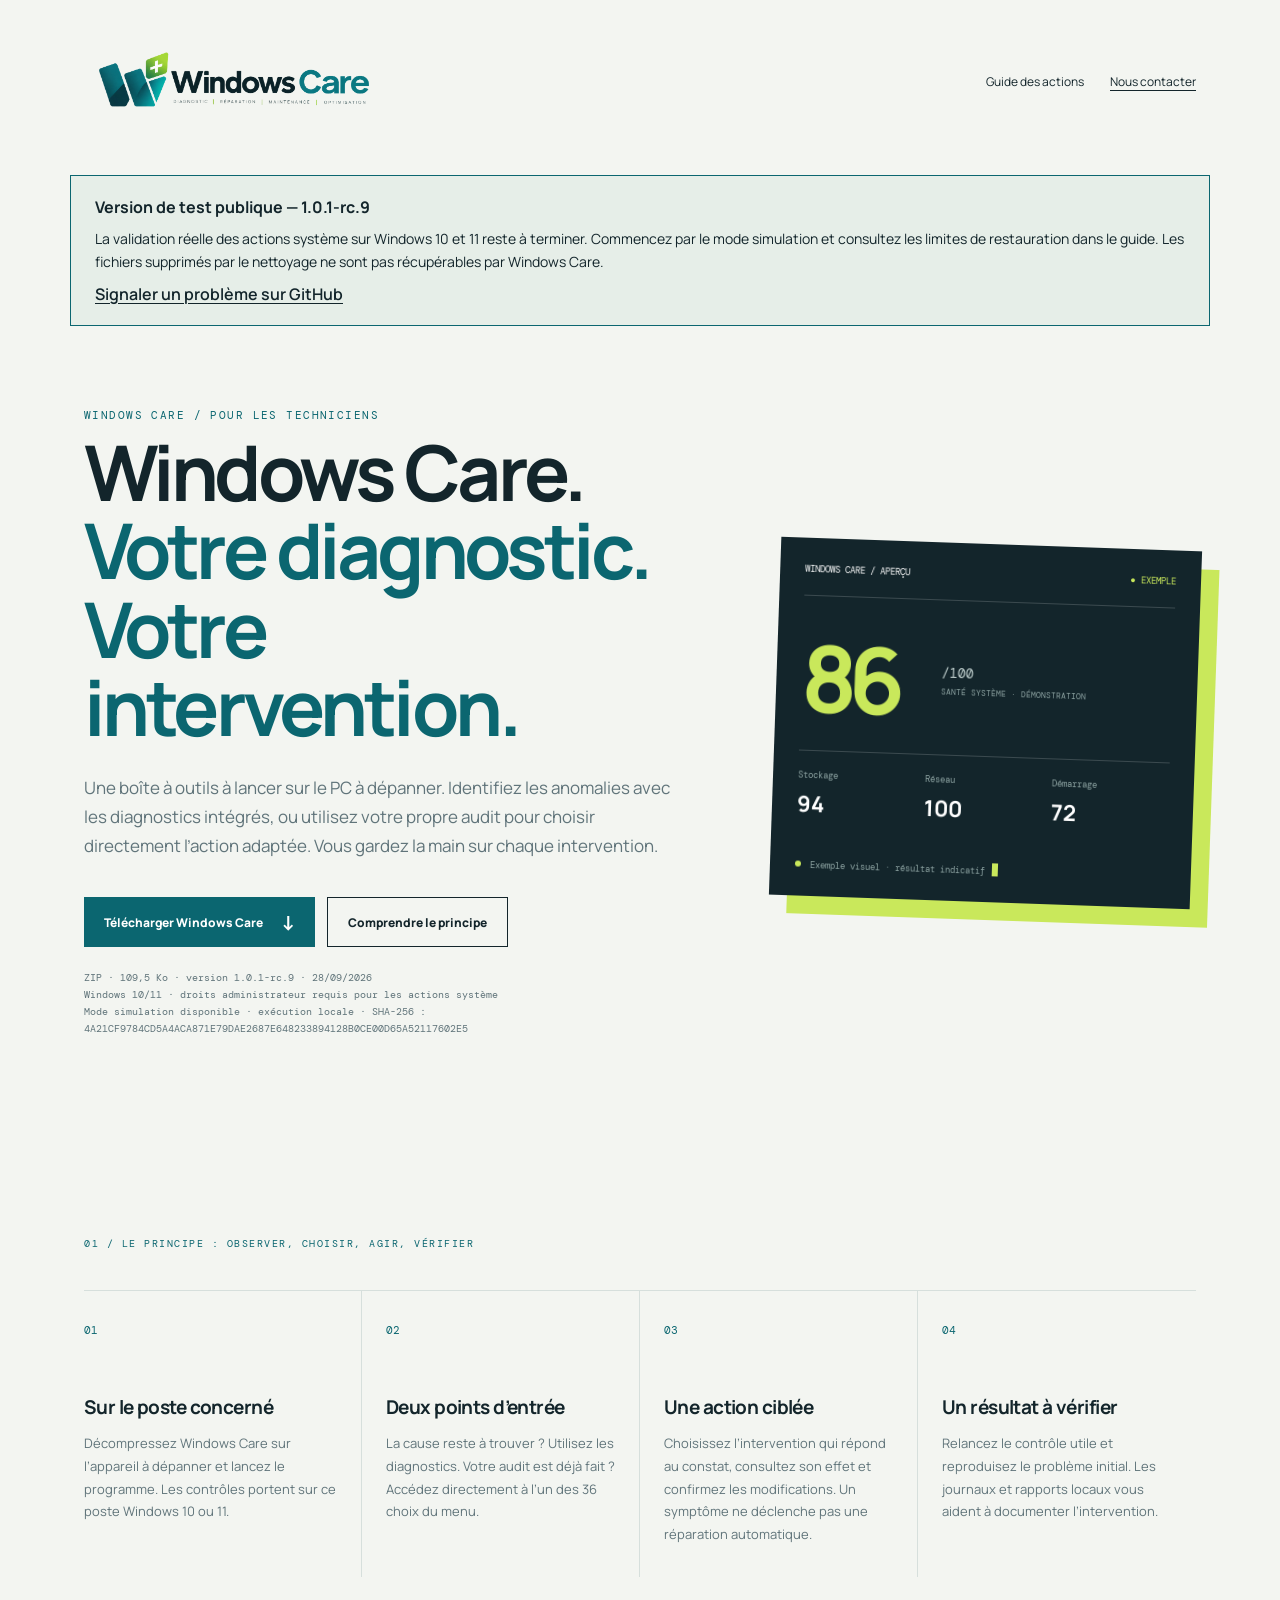
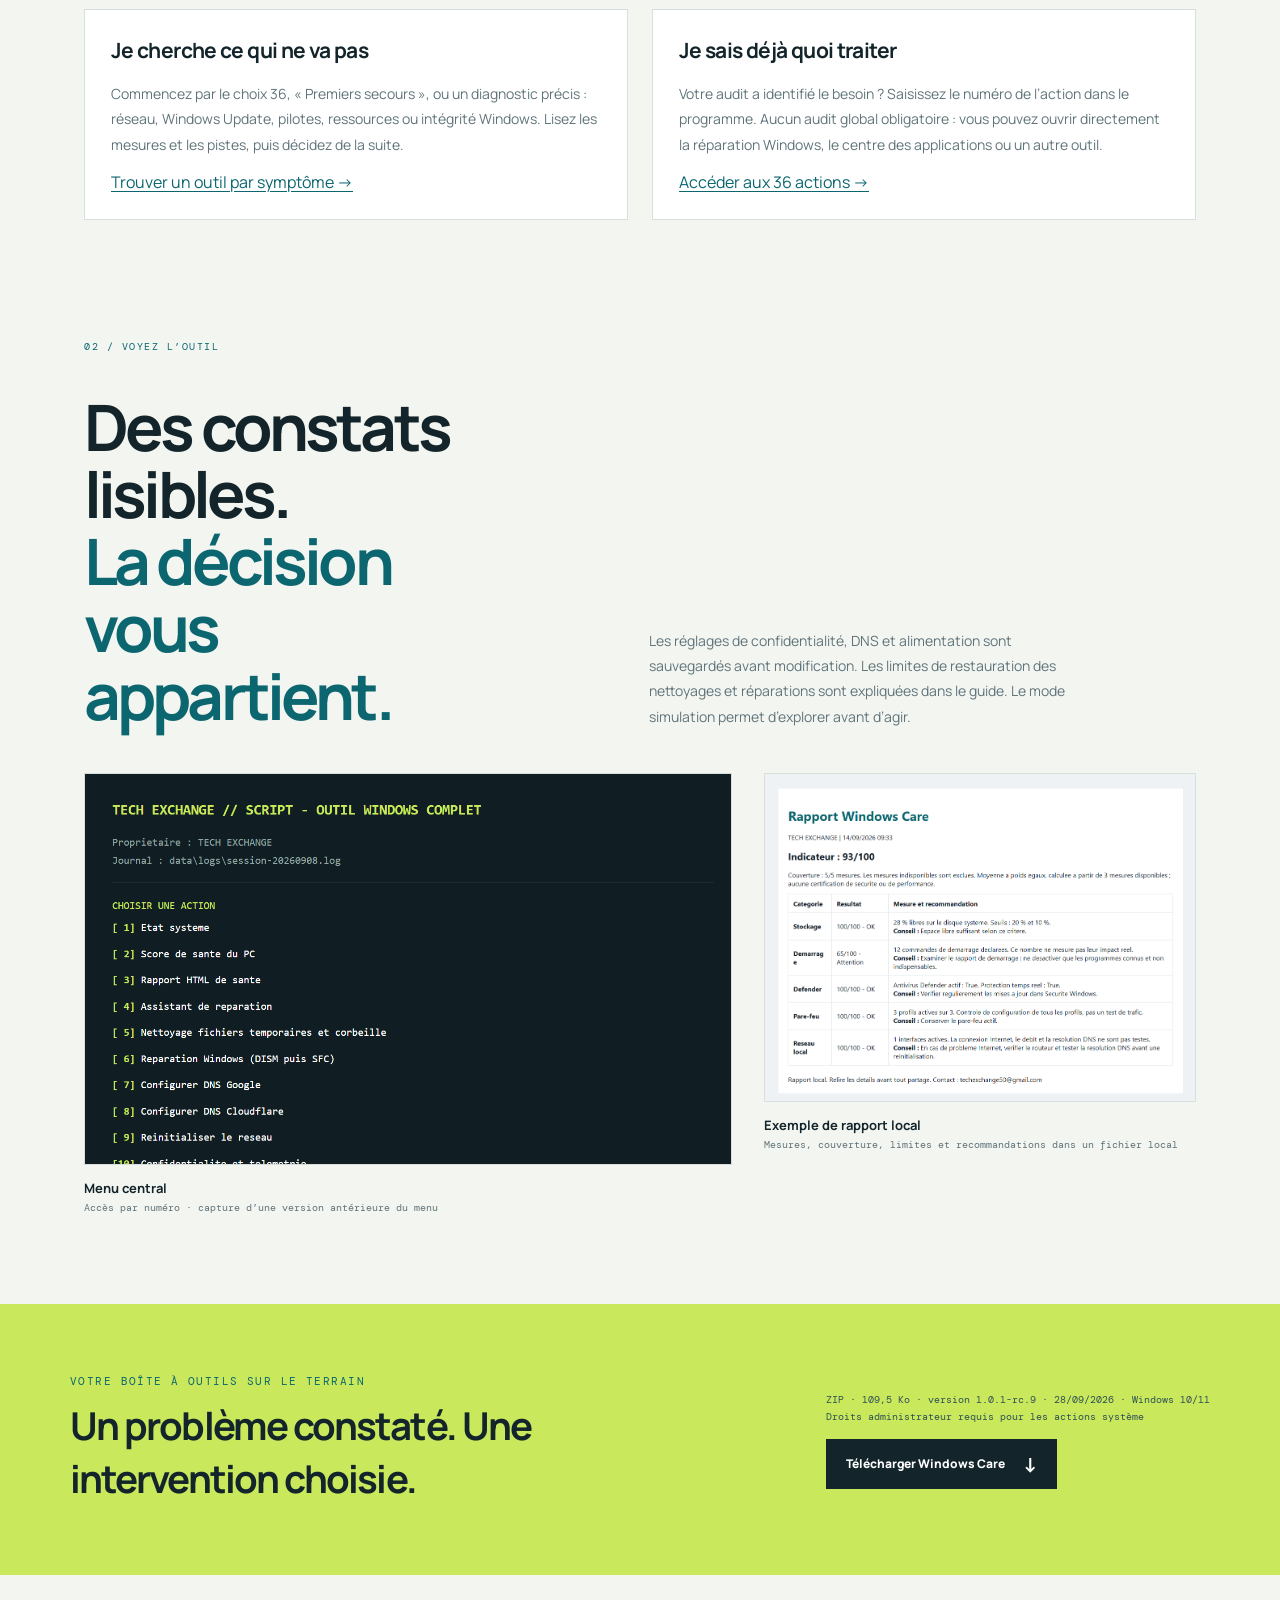
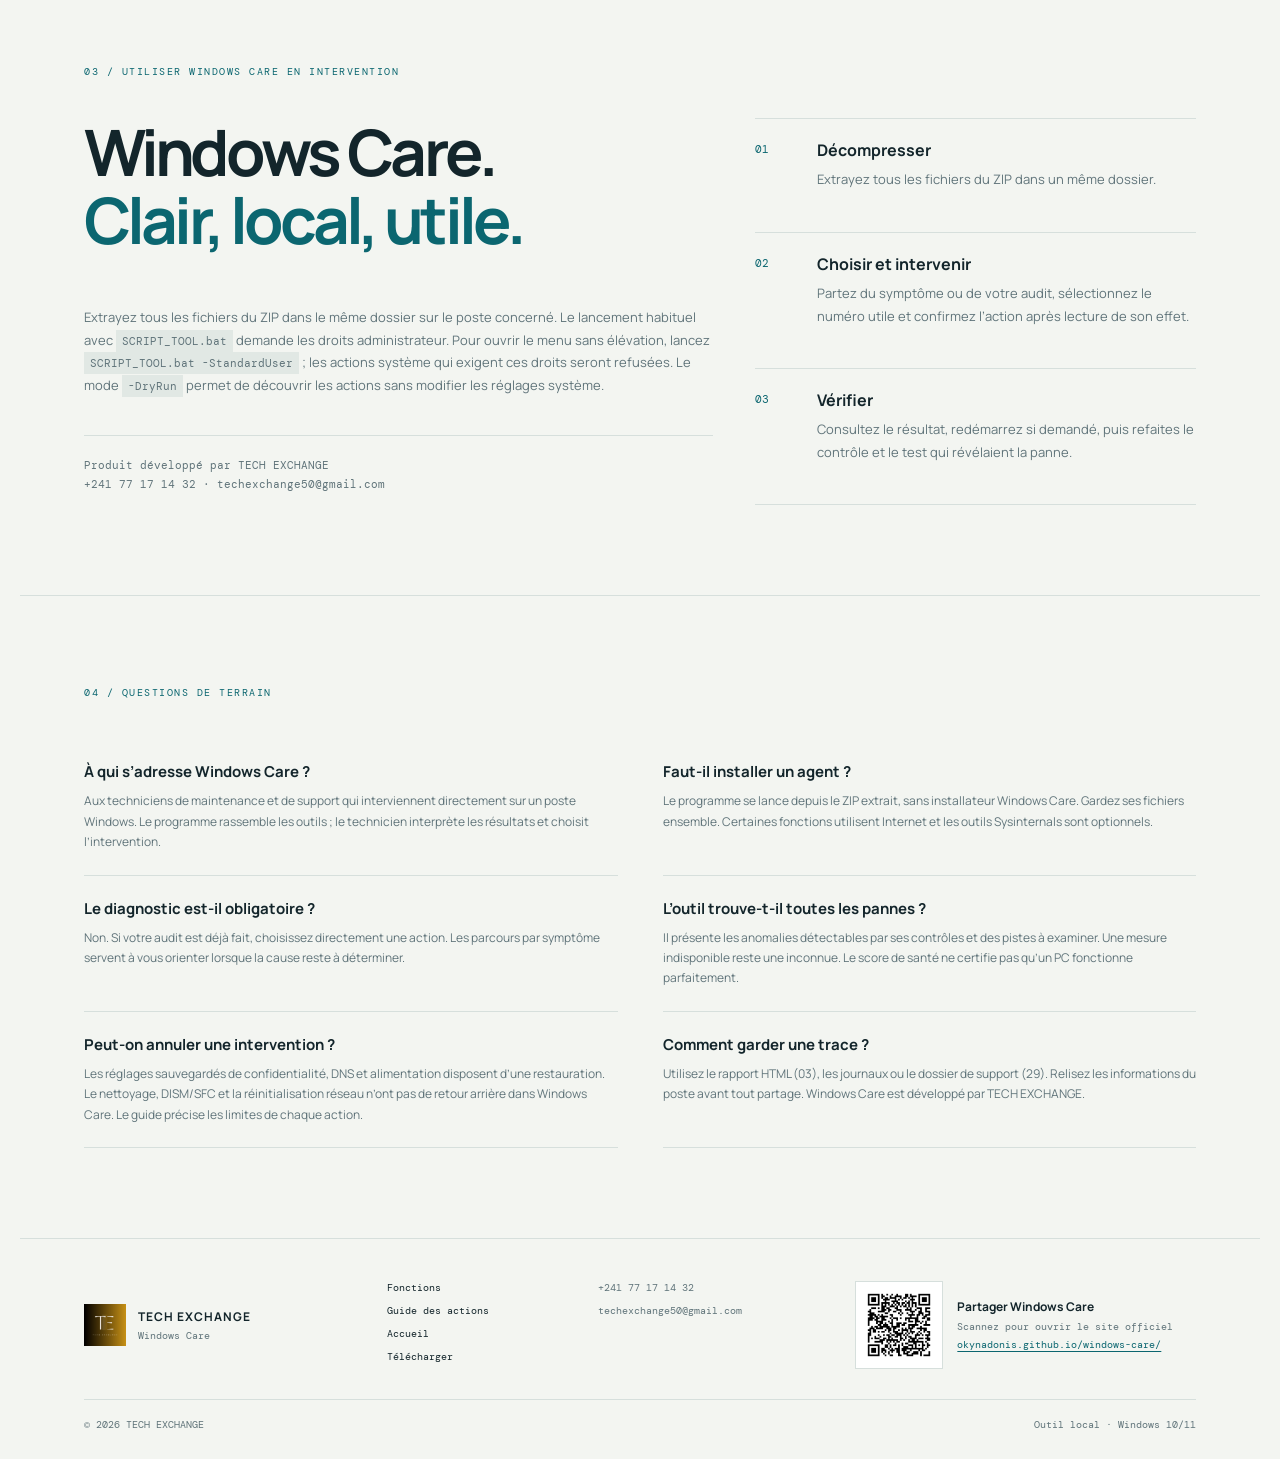
<file: site/index.html>
<!doctype html>
<html lang="fr">
<head>
  <meta charset="utf-8">
  <meta name="viewport" content="width=device-width, initial-scale=1">
  <meta name="description" content="Windows Care : la boîte à outils des techniciens Windows. Diagnostic sur le poste, choix d’une action ciblée et vérification du résultat.">
  <link rel="icon" type="image/png" href="assets/windowscareicon.png" data-product-icon="windows-care">
  <link rel="apple-touch-icon" href="assets/windowscareicon.png">
  <title>Windows Care | TECH EXCHANGE</title>
  <link rel="stylesheet" href="styles.css">
</head>
<body>
  <header class="topbar">
    <a class="brand app-brand" href="#top" aria-label="Windows Care accueil"><img class="windows-care-logo" src="assets/windowscarelogobck.png" alt="Windows Care — Diagnostic, réparation, maintenance, optimisation" width="2097" height="750"></a>
    <nav class="top-nav" aria-label="Navigation principale"><a href="guide.html">Guide des actions</a><a class="contact" href="mailto:techexchange50@gmail.com">Nous contacter</a></nav>
  </header>
  <aside class="release-notice" aria-label="Statut de la version">
    <strong>Version de test publique — 1.0.1-rc.9</strong>
    <p>La validation réelle des actions système sur Windows 10 et 11 reste à terminer. Commencez par le mode simulation et consultez les limites de restauration dans le guide. Les fichiers supprimés par le nettoyage ne sont pas récupérables par Windows Care.</p>
    <a href="https://github.com/OkynAdonis/windows-care/issues/new">Signaler un problème sur GitHub</a>
  </aside>
  <main id="top">
    <section class="hero">
      <div class="hero-copy">
        <p class="eyebrow">Windows Care / pour les techniciens</p>
        <h1>Windows Care.<br><em>Votre diagnostic.<br>Votre intervention.</em></h1>
        <p class="intro">Une boîte à outils à lancer sur le PC à dépanner. Identifiez les anomalies avec les diagnostics intégrés, ou utilisez votre propre audit pour choisir directement l’action adaptée. Vous gardez la main sur chaque intervention.</p>
        <div class="actions">
          <a class="button primary download-button" href="SCRIPT_TOOL.zip" download data-download>Télécharger Windows Care <span>↓</span></a>
          <a class="button secondary" href="#features">Comprendre le principe</a>
        </div>
        <p class="download-meta"><span data-release>ZIP · 109,5 Ko · version 1.0.1-rc.9 · 28/09/2026</span><br>Windows 10/11 · droits administrateur requis pour les actions système<br>Mode simulation disponible · exécution locale · SHA-256 : <code data-sha256>4A21CF9784CD5A4ACA871E79DAE2687E648233894128B0CE00D65A52117602E5</code></p>
      </div>
      <div class="dashboard" aria-label="Aperçu du tableau de bord">
        <div class="dash-head"><span>WINDOWS CARE / APERÇU</span><b>● EXEMPLE</b></div>
        <div class="score"><strong data-score="86">86</strong><span>/100<br><small>SANTÉ SYSTÈME · DÉMONSTRATION</small></span></div>
        <div class="metrics"><div><span>Stockage</span><b>94</b></div><div><span>Réseau</span><b>100</b></div><div><span>Démarrage</span><b>72</b></div></div>
        <div class="dash-line"><i></i><span>Exemple visuel · résultat indicatif<b class="console-cursor" aria-hidden="true"></b></span></div>
      </div>
    </section>
    <section id="features" class="section">
      <div class="section-label">01 / Le principe : observer, choisir, agir, vérifier</div>
      <div class="feature-grid">
        <article><span class="number">01</span><h2>Sur le poste concerné</h2><p>Décompressez Windows Care sur l’appareil à dépanner et lancez le programme. Les contrôles portent sur ce poste Windows 10 ou 11.</p></article>
        <article><span class="number">02</span><h2>Deux points d’entrée</h2><p>La cause reste à trouver ? Utilisez les diagnostics. Votre audit est déjà fait ? Accédez directement à l’un des 36 choix du menu.</p></article>
        <article><span class="number">03</span><h2>Une action ciblée</h2><p>Choisissez l’intervention qui répond au constat, consultez son effet et confirmez les modifications. Un symptôme ne déclenche pas une réparation automatique.</p></article>
        <article><span class="number">04</span><h2>Un résultat à vérifier</h2><p>Relancez le contrôle utile et reproduisez le problème initial. Les journaux et rapports locaux vous aident à documenter l’intervention.</p></article>
      </div>
      <div class="workflow-grid">
        <article><h2>Je cherche ce qui ne va pas</h2><p>Commencez par le choix 36, « Premiers secours », ou un diagnostic précis : réseau, Windows Update, pilotes, ressources ou intégrité Windows. Lisez les mesures et les pistes, puis décidez de la suite.</p><a href="guide.html#symptomes">Trouver un outil par symptôme →</a></article>
        <article><h2>Je sais déjà quoi traiter</h2><p>Votre audit a identifié le besoin ? Saisissez le numéro de l’action dans le programme. Aucun audit global obligatoire : vous pouvez ouvrir directement la réparation Windows, le centre des applications ou un autre outil.</p><a href="guide.html#actions">Accéder aux 36 actions →</a></article>
      </div>
    </section>
      <section class="section screenshots reveal">
      <div class="section-label">02 / Voyez l’outil</div>
      <div class="section-intro"><h2>Des constats lisibles.<br><em>La décision vous appartient.</em></h2><p>Les réglages de confidentialité, DNS et alimentation sont sauvegardés avant modification. Les limites de restauration des nettoyages et réparations sont expliquées dans le guide. Le mode simulation permet d’explorer avant d’agir.</p></div>
      <div class="shots-grid">
        <figure class="shot shot-menu"><img src="assets/tool-menu.png" alt="Capture du menu vertical SCRIPT - Outil Windows"><figcaption><b>Menu central</b><span>Accès par numéro · capture d’une version antérieure du menu</span></figcaption></figure>
        <figure class="shot shot-report"><img src="assets/report-preview.png" alt="Exemple de rapport Windows Care affichant cinq mesures, un indicateur de 93 sur 100 et des recommandations" width="1063" height="819" loading="lazy" decoding="async"><figcaption><b>Exemple de rapport local</b><span>Mesures, couverture, limites et recommandations dans un fichier local</span></figcaption></figure>
      </div>
    </section>
    <section class="download-band">
      <div><p class="eyebrow">Votre boîte à outils sur le terrain</p><h2>Un problème constaté. Une intervention choisie.</h2></div>
      <div><p class="download-meta dark-meta"><span data-release>ZIP · 109,5 Ko · version 1.0.1-rc.9 · 28/09/2026</span> · Windows 10/11<br>Droits administrateur requis pour les actions système</p><a class="button primary download-button" href="SCRIPT_TOOL.zip" download data-download>Télécharger Windows Care <span>↓</span></a></div>
    </section>
      <section class="section details reveal">
      <div class="section-label">03 / Utiliser Windows Care en intervention</div>
      <div class="details-content"><div><h2>Windows Care.<br><em>Clair, local, utile.</em></h2><p>Extrayez tous les fichiers du ZIP dans le même dossier sur le poste concerné. Le lancement habituel avec <code>SCRIPT_TOOL.bat</code> demande les droits administrateur. Pour ouvrir le menu sans élévation, lancez <code>SCRIPT_TOOL.bat -StandardUser</code> ; les actions système qui exigent ces droits seront refusées. Le mode <code>-DryRun</code> permet de découvrir les actions sans modifier les réglages système.</p><p class="small">Produit développé par TECH EXCHANGE<br>+241 77 17 14 32 · techexchange50@gmail.com</p></div><ol class="start-steps" aria-label="Intervenir avec Windows Care en trois étapes"><li><span>01</span><div><strong>Décompresser</strong><p>Extrayez tous les fichiers du ZIP dans un même dossier.</p></div></li><li><span>02</span><div><strong>Choisir et intervenir</strong><p>Partez du symptôme ou de votre audit, sélectionnez le numéro utile et confirmez l’action après lecture de son effet.</p></div></li><li><span>03</span><div><strong>Vérifier</strong><p>Consultez le résultat, redémarrez si demandé, puis refaites le contrôle et le test qui révélaient la panne.</p></div></li></ol></div>
    </section>
    <section class="section faq">
      <div class="section-label">04 / Questions de terrain</div>
      <div class="faq-grid">
        <div><h3>À qui s’adresse Windows Care ?</h3><p>Aux techniciens de maintenance et de support qui interviennent directement sur un poste Windows. Le programme rassemble les outils ; le technicien interprète les résultats et choisit l’intervention.</p></div>
        <div><h3>Faut-il installer un agent ?</h3><p>Le programme se lance depuis le ZIP extrait, sans installateur Windows Care. Gardez ses fichiers ensemble. Certaines fonctions utilisent Internet et les outils Sysinternals sont optionnels.</p></div>
        <div><h3>Le diagnostic est-il obligatoire ?</h3><p>Non. Si votre audit est déjà fait, choisissez directement une action. Les parcours par symptôme servent à vous orienter lorsque la cause reste à déterminer.</p></div>
        <div><h3>L’outil trouve-t-il toutes les pannes ?</h3><p>Il présente les anomalies détectables par ses contrôles et des pistes à examiner. Une mesure indisponible reste une inconnue. Le score de santé ne certifie pas qu’un PC fonctionne parfaitement.</p></div>
        <div><h3>Peut-on annuler une intervention ?</h3><p>Les réglages sauvegardés de confidentialité, DNS et alimentation disposent d’une restauration. Le nettoyage, DISM/SFC et la réinitialisation réseau n’ont pas de retour arrière dans Windows Care. Le guide précise les limites de chaque action.</p></div>
        <div><h3>Comment garder une trace ?</h3><p>Utilisez le rapport HTML (03), les journaux ou le dossier de support (29). Relisez les informations du poste avant tout partage. Windows Care est développé par TECH EXCHANGE.</p></div>
      </div>
    </section>
  </main>
    <footer><div class="footer-brand"><img src="assets/TE.png" alt="Logo TECH EXCHANGE"><div><strong>TECH EXCHANGE</strong><span>Windows Care</span></div></div><div class="footer-links"><a href="#features">Fonctions</a><a href="guide.html">Guide des actions</a><a href="#top">Accueil</a><a href="SCRIPT_TOOL.zip" download>Télécharger</a></div><div class="footer-contact"><a href="tel:+24177171432">+241 77 17 14 32</a><a href="mailto:techexchange50@gmail.com">techexchange50@gmail.com</a></div><div class="footer-qr"><a href="https://okynadonis.github.io/windows-care/" aria-label="Ouvrir le site officiel Windows Care"><img src="assets/windows-care-qr.png" alt="QR code vers le site officiel Windows Care" width="1000" height="1000" loading="lazy" decoding="async"></a><div><strong>Partager Windows Care</strong><span>Scannez pour ouvrir le site officiel</span><a href="https://okynadonis.github.io/windows-care/">okynadonis.github.io/windows-care/</a></div></div><div class="footer-bottom"><span>© 2026 TECH EXCHANGE</span><span>Outil local · Windows 10/11</span></div></footer>
    <script src="motion.js"></script>
</body>
</html>
</file>
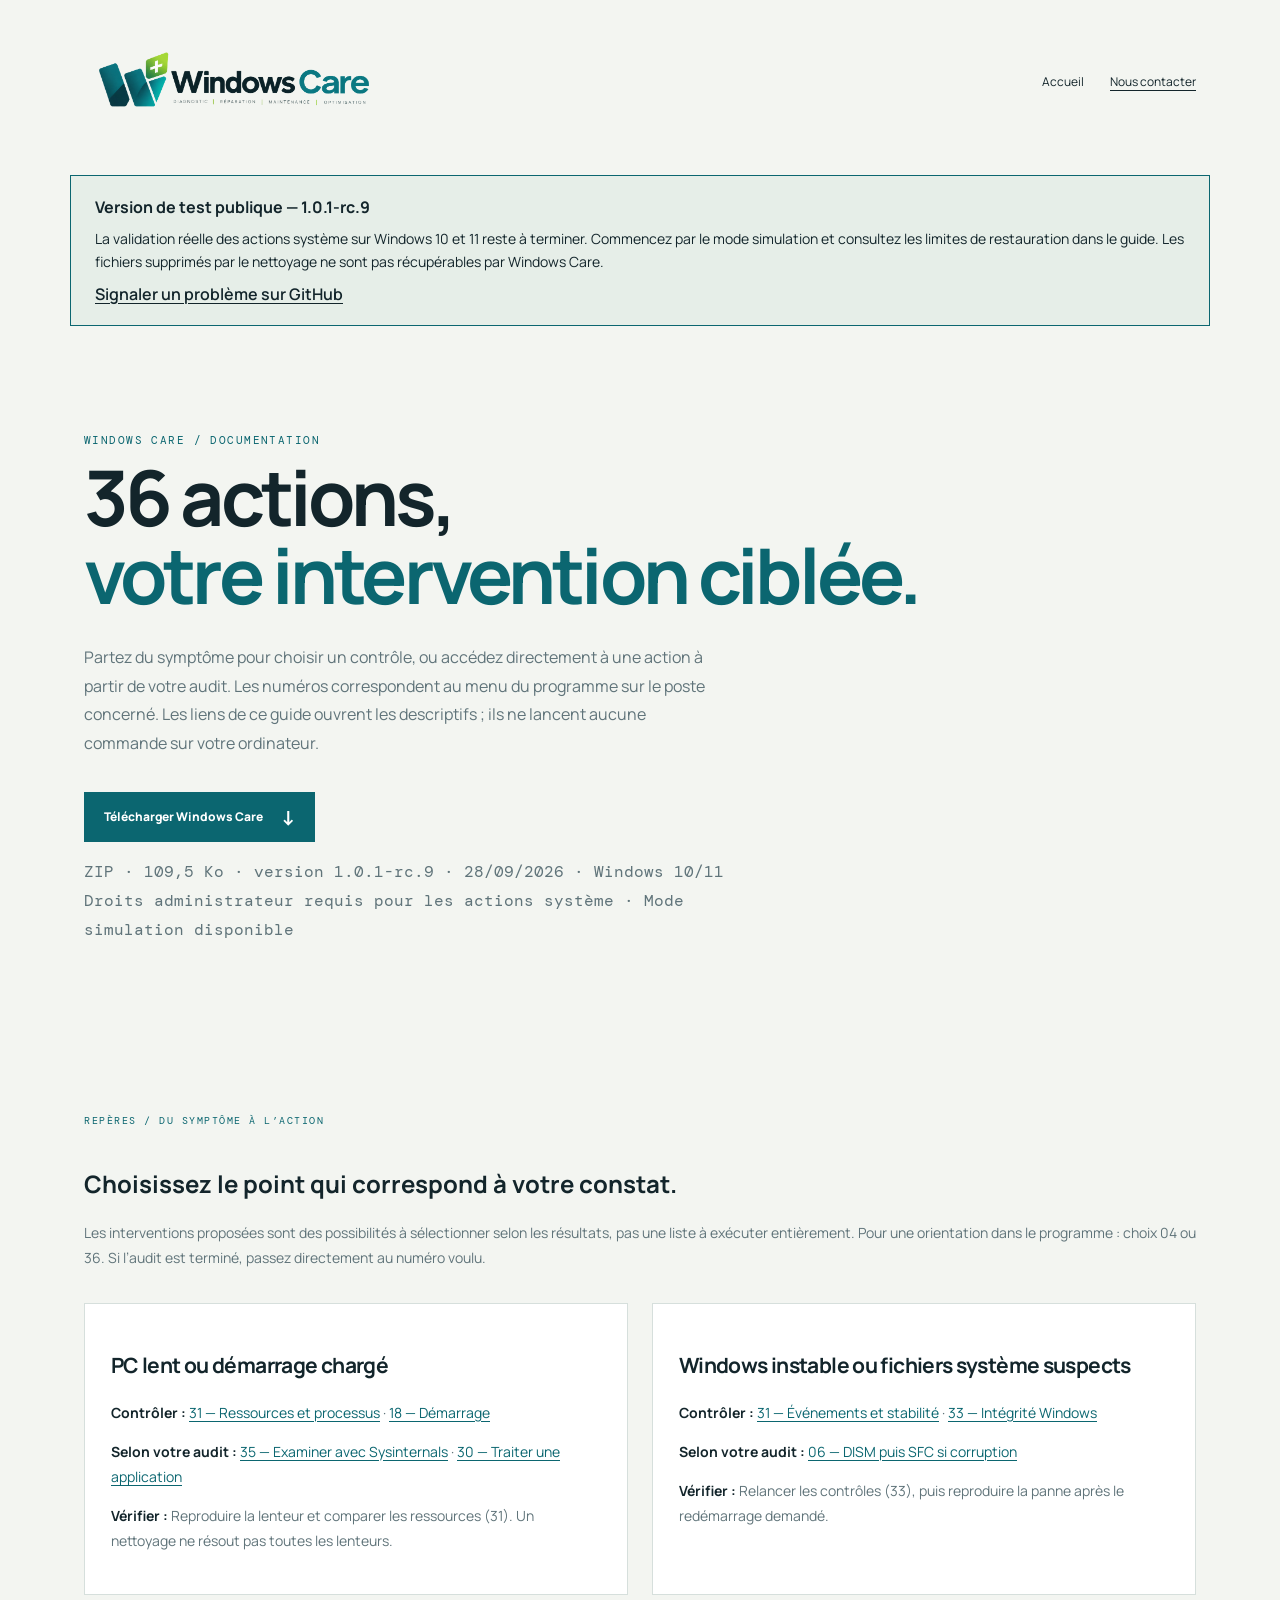
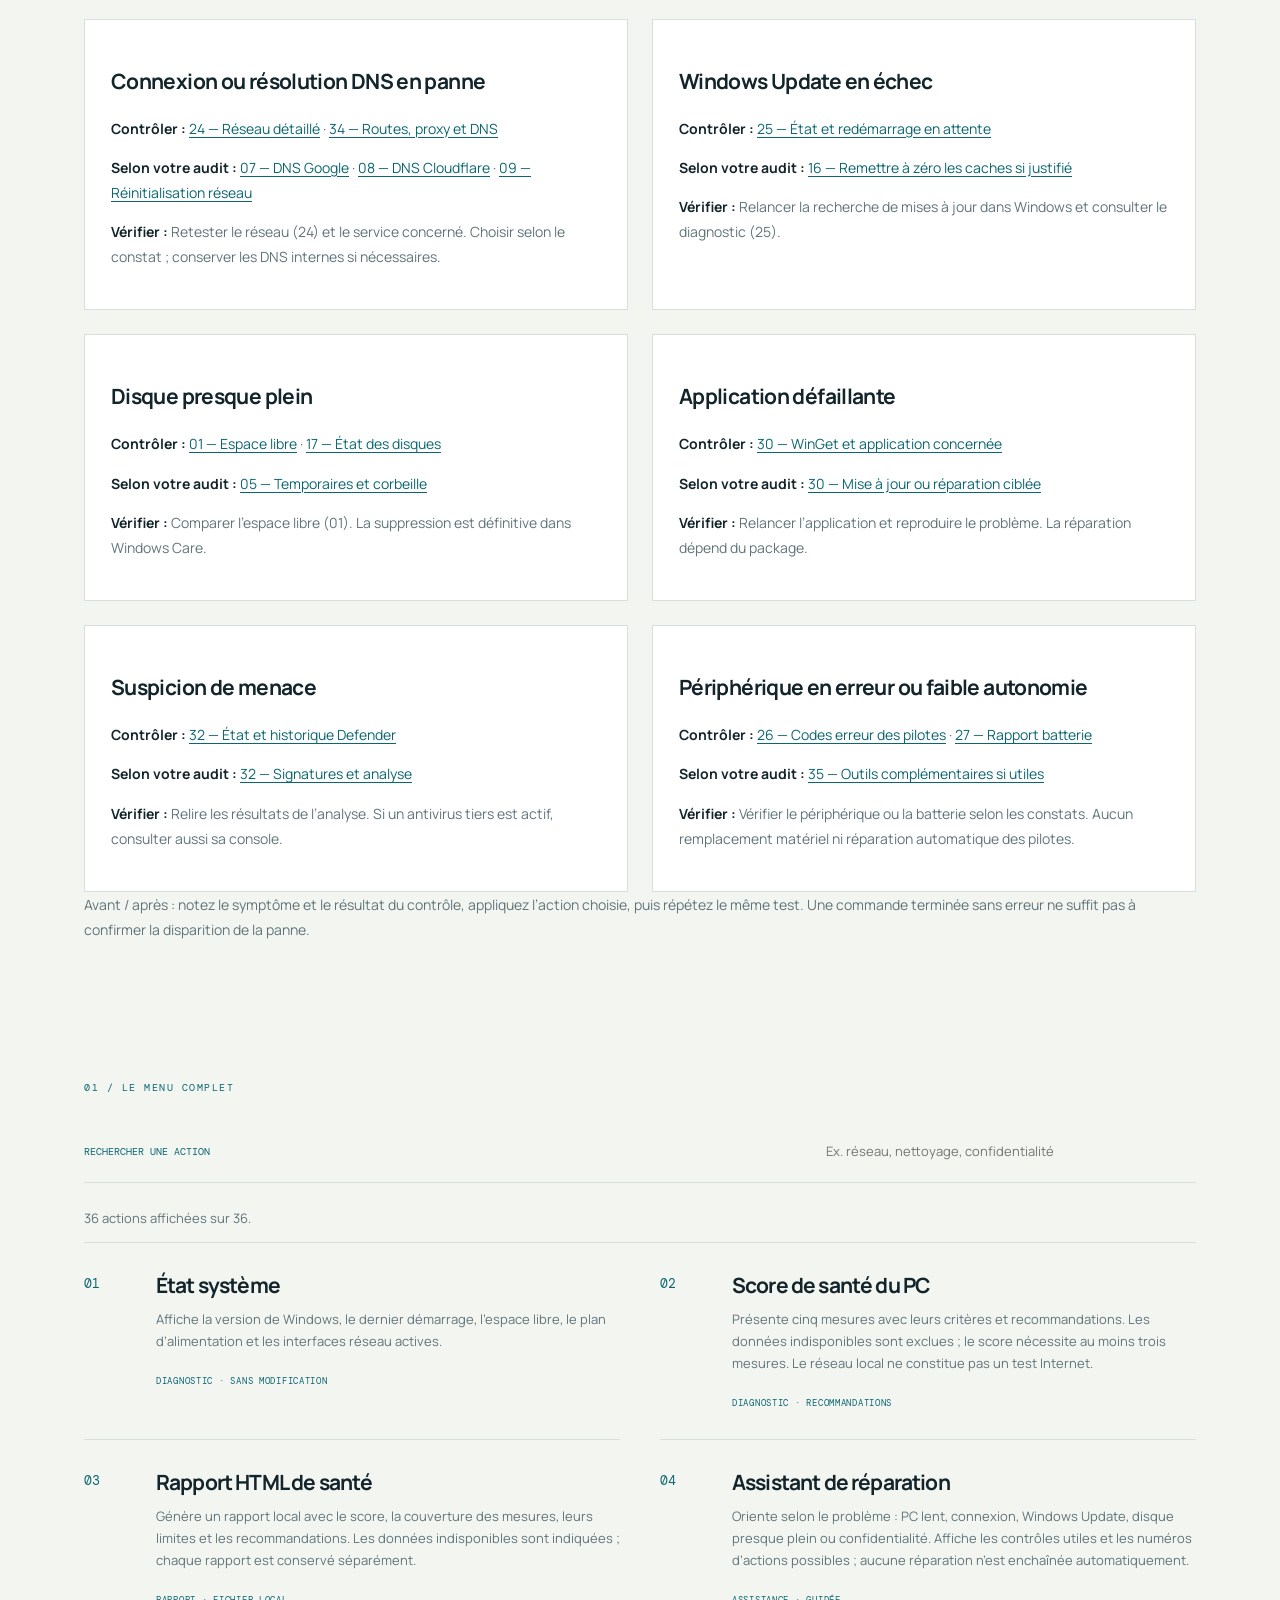
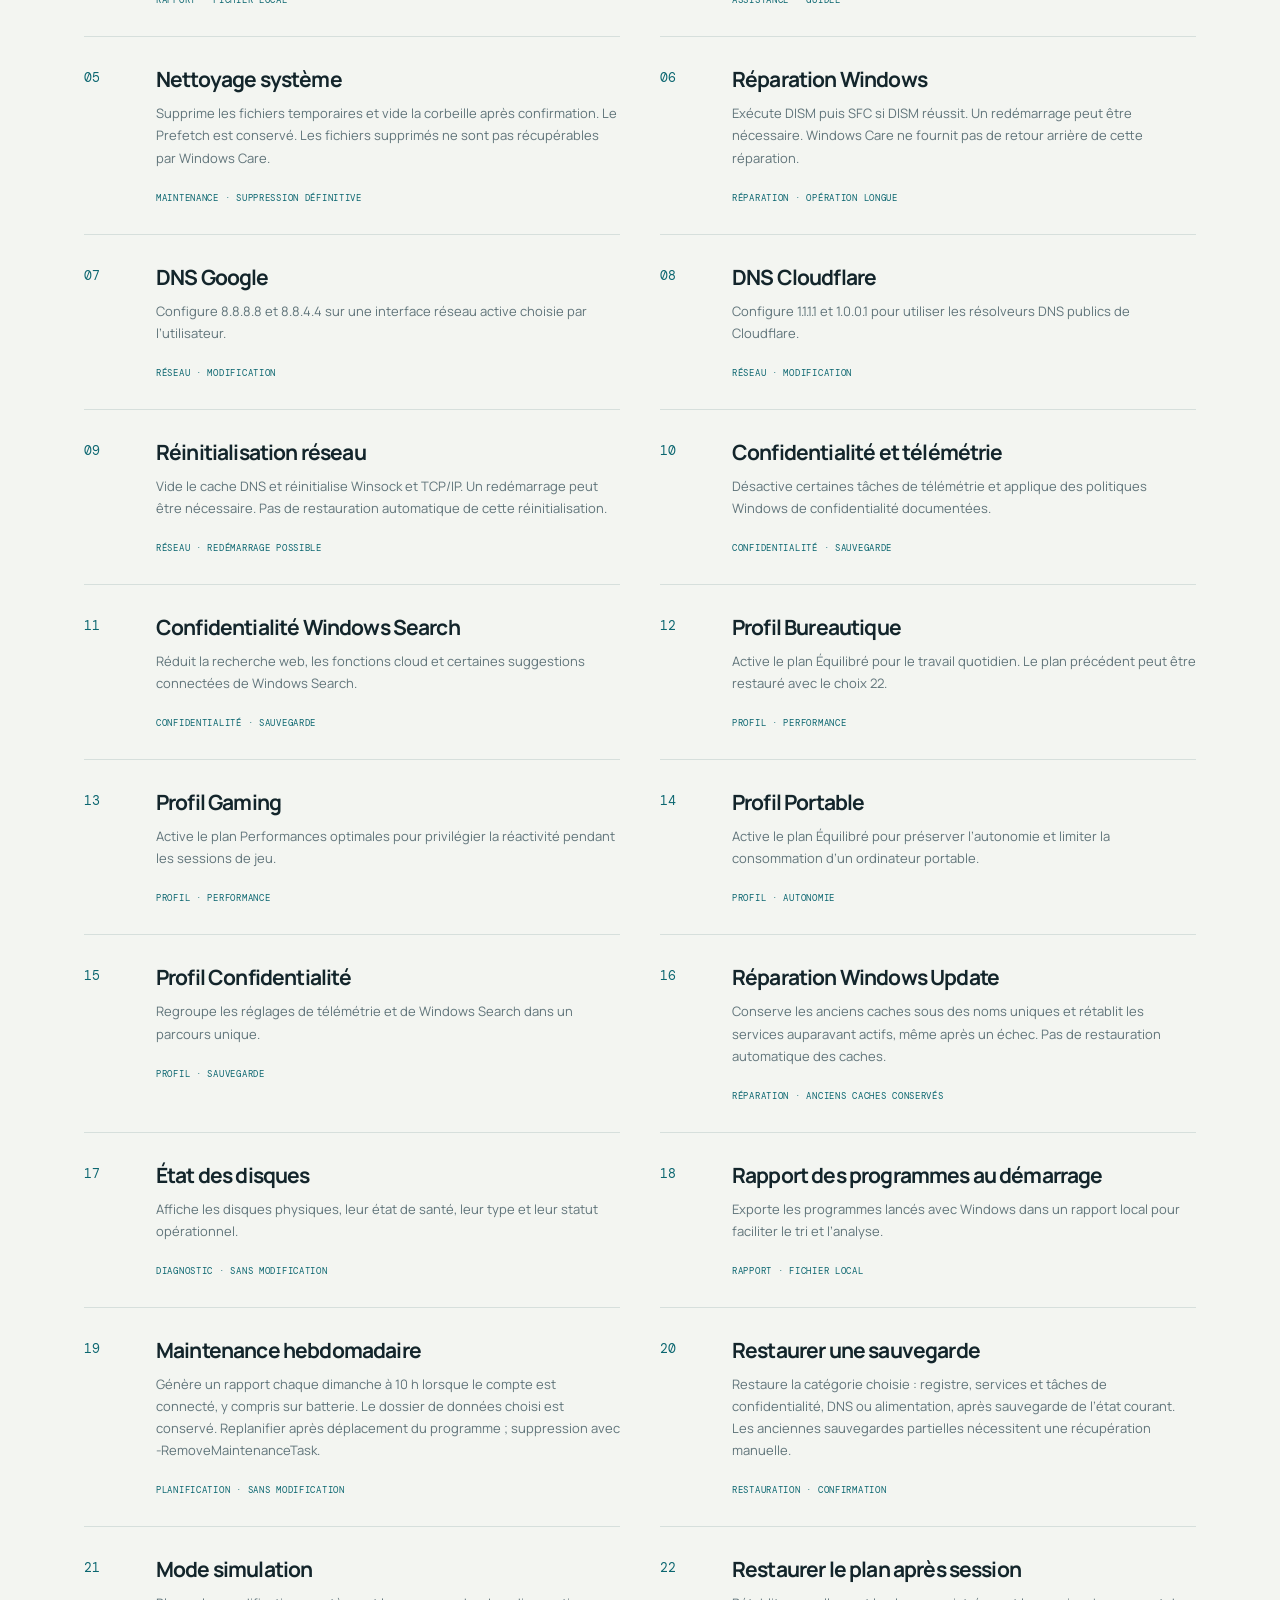
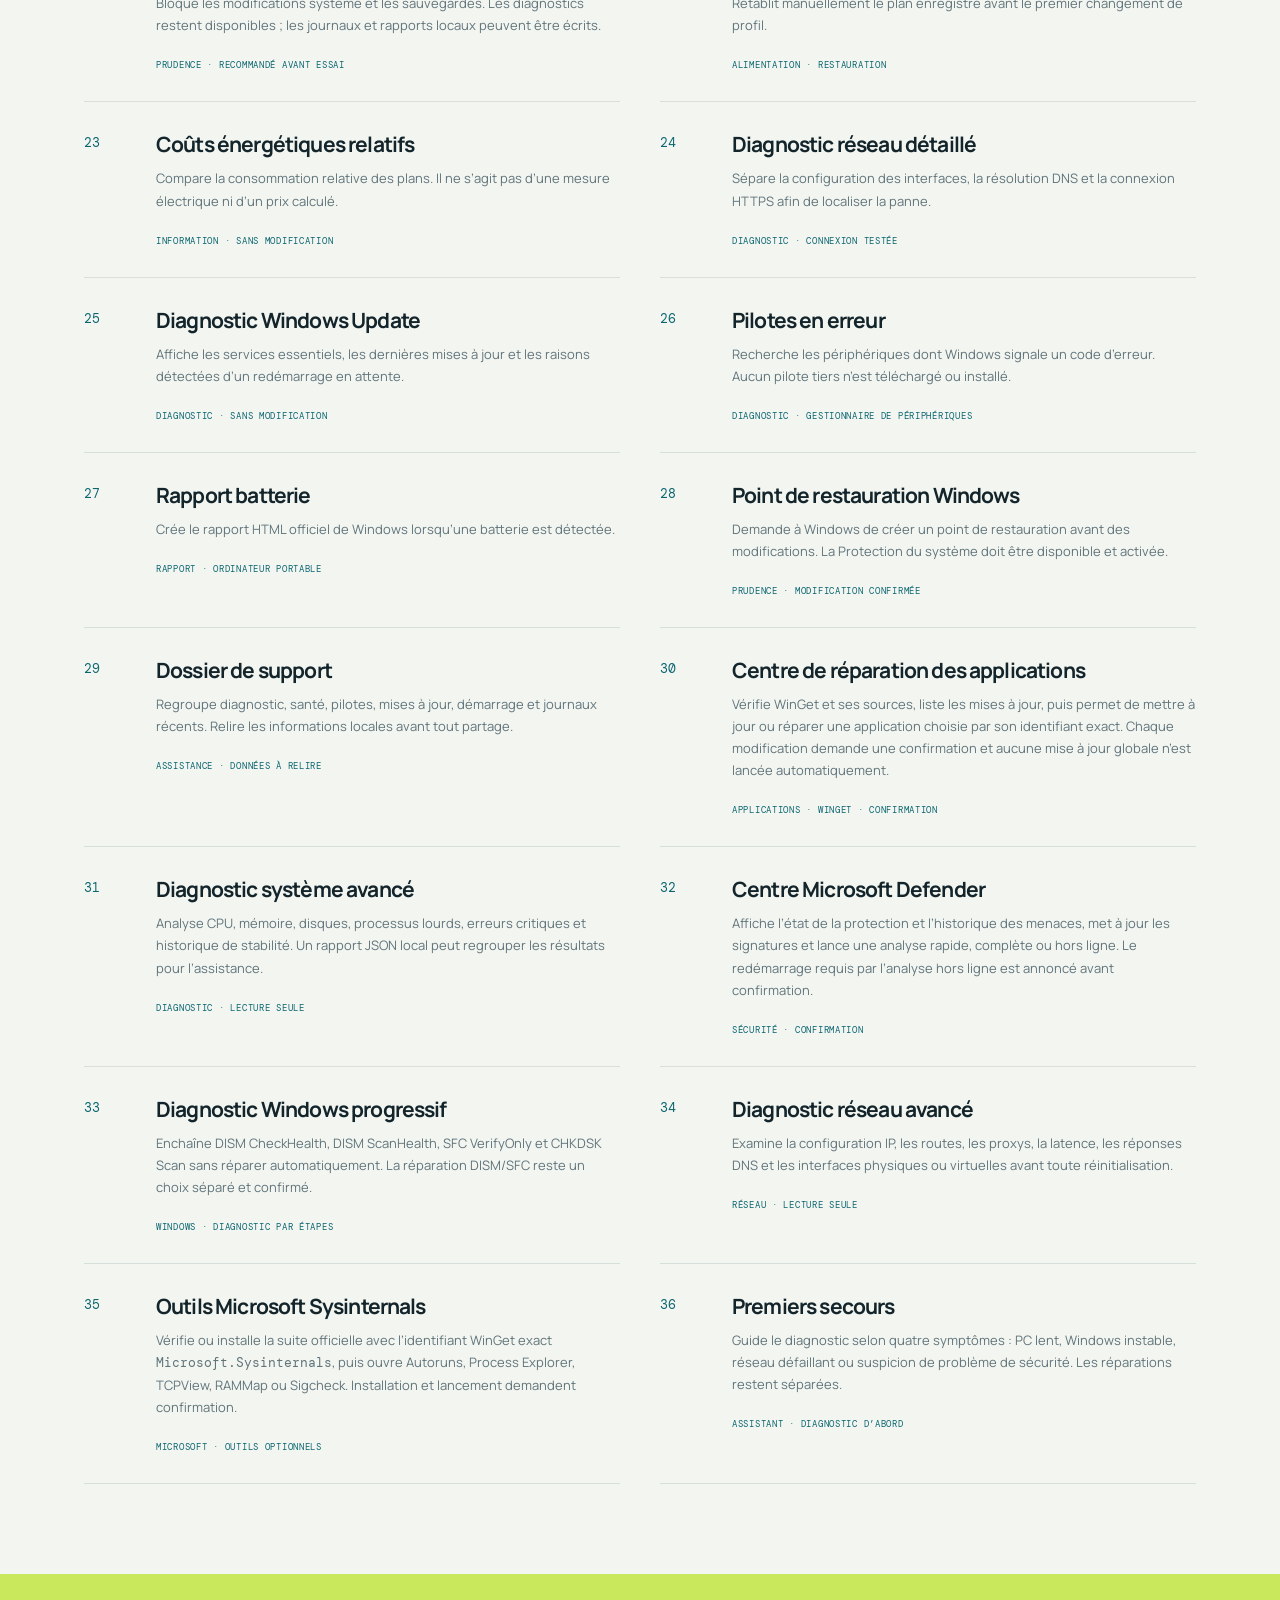
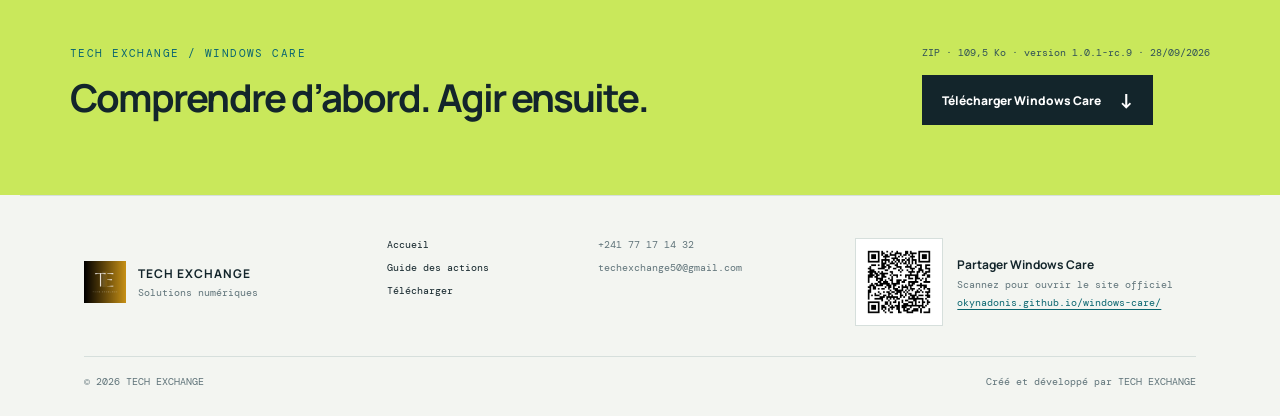
<file: site/guide.html>
<!doctype html>
<html lang="fr">
<head>
  <meta charset="utf-8">
  <meta name="viewport" content="width=device-width, initial-scale=1">
  <meta name="description" content="Guide des 36 actions de Windows Care par TECH EXCHANGE.">
  <link rel="icon" type="image/png" href="assets/windowscareicon.png" data-product-icon="windows-care">
  <link rel="apple-touch-icon" href="assets/windowscareicon.png">
  <link rel="stylesheet" href="styles.css">
  <title>Windows Care | Guide des actions</title>
</head>
<body>
  <header class="topbar">
    <a class="brand app-brand" href="index.html" aria-label="Windows Care accueil"><img class="windows-care-logo" src="assets/windowscarelogobck.png" alt="Windows Care — Diagnostic, réparation, maintenance, optimisation" width="2097" height="750"></a>
    <nav class="top-nav" aria-label="Navigation principale"><a href="index.html">Accueil</a><a class="contact" href="mailto:techexchange50@gmail.com">Nous contacter</a></nav>
  </header>
  <aside class="release-notice" aria-label="Statut de la version">
    <strong>Version de test publique — 1.0.1-rc.9</strong>
    <p>La validation réelle des actions système sur Windows 10 et 11 reste à terminer. Commencez par le mode simulation et consultez les limites de restauration dans le guide. Les fichiers supprimés par le nettoyage ne sont pas récupérables par Windows Care.</p>
    <a href="https://github.com/OkynAdonis/windows-care/issues/new">Signaler un problème sur GitHub</a>
  </aside>
  <main>
    <section class="guide-hero">
      <p class="eyebrow">Windows Care / documentation</p>
      <h1>36 actions,<br><em>votre intervention ciblée.</em></h1>
      <p>Partez du symptôme pour choisir un contrôle, ou accédez directement à une action à partir de votre audit. Les numéros correspondent au menu du programme sur le poste concerné. Les liens de ce guide ouvrent les descriptifs ; ils ne lancent aucune commande sur votre ordinateur.</p>
      <a class="button primary download-button" href="SCRIPT_TOOL.zip" download data-download>Télécharger Windows Care <span>↓</span></a>
      <p class="download-meta"><span data-release>ZIP · 109,5 Ko · version 1.0.1-rc.9 · 28/09/2026</span> · Windows 10/11<br>Droits administrateur requis pour les actions système · Mode simulation disponible</p>
    </section>
    <section id="symptomes" class="section">
      <div class="section-label">Repères / Du symptôme à l’action</div>
      <h2>Choisissez le point qui correspond à votre constat.</h2>
      <p>Les interventions proposées sont des possibilités à sélectionner selon les résultats, pas une liste à exécuter entièrement. Pour une orientation dans le programme : choix 04 ou 36. Si l’audit est terminé, passez directement au numéro voulu.</p>
      <div class="symptom-grid"><article class="symptom-card"><h3>PC lent ou démarrage chargé</h3><p><strong>Contrôler :</strong> <a href="#action-31">31 — Ressources et processus</a> · <a href="#action-18">18 — Démarrage</a></p><p><strong>Selon votre audit :</strong> <a href="#action-35">35 — Examiner avec Sysinternals</a> · <a href="#action-30">30 — Traiter une application</a></p><p><strong>Vérifier :</strong> Reproduire la lenteur et comparer les ressources (31). Un nettoyage ne résout pas toutes les lenteurs.</p></article>
<article class="symptom-card"><h3>Windows instable ou fichiers système suspects</h3><p><strong>Contrôler :</strong> <a href="#action-31">31 — Événements et stabilité</a> · <a href="#action-33">33 — Intégrité Windows</a></p><p><strong>Selon votre audit :</strong> <a href="#action-06">06 — DISM puis SFC si corruption</a></p><p><strong>Vérifier :</strong> Relancer les contrôles (33), puis reproduire la panne après le redémarrage demandé.</p></article>
<article class="symptom-card"><h3>Connexion ou résolution DNS en panne</h3><p><strong>Contrôler :</strong> <a href="#action-24">24 — Réseau détaillé</a> · <a href="#action-34">34 — Routes, proxy et DNS</a></p><p><strong>Selon votre audit :</strong> <a href="#action-07">07 — DNS Google</a> · <a href="#action-08">08 — DNS Cloudflare</a> · <a href="#action-09">09 — Réinitialisation réseau</a></p><p><strong>Vérifier :</strong> Retester le réseau (24) et le service concerné. Choisir selon le constat ; conserver les DNS internes si nécessaires.</p></article>
<article class="symptom-card"><h3>Windows Update en échec</h3><p><strong>Contrôler :</strong> <a href="#action-25">25 — État et redémarrage en attente</a></p><p><strong>Selon votre audit :</strong> <a href="#action-16">16 — Remettre à zéro les caches si justifié</a></p><p><strong>Vérifier :</strong> Relancer la recherche de mises à jour dans Windows et consulter le diagnostic (25).</p></article>
<article class="symptom-card"><h3>Disque presque plein</h3><p><strong>Contrôler :</strong> <a href="#action-01">01 — Espace libre</a> · <a href="#action-17">17 — État des disques</a></p><p><strong>Selon votre audit :</strong> <a href="#action-05">05 — Temporaires et corbeille</a></p><p><strong>Vérifier :</strong> Comparer l’espace libre (01). La suppression est définitive dans Windows Care.</p></article>
<article class="symptom-card"><h3>Application défaillante</h3><p><strong>Contrôler :</strong> <a href="#action-30">30 — WinGet et application concernée</a></p><p><strong>Selon votre audit :</strong> <a href="#action-30">30 — Mise à jour ou réparation ciblée</a></p><p><strong>Vérifier :</strong> Relancer l’application et reproduire le problème. La réparation dépend du package.</p></article>
<article class="symptom-card"><h3>Suspicion de menace</h3><p><strong>Contrôler :</strong> <a href="#action-32">32 — État et historique Defender</a></p><p><strong>Selon votre audit :</strong> <a href="#action-32">32 — Signatures et analyse</a></p><p><strong>Vérifier :</strong> Relire les résultats de l’analyse. Si un antivirus tiers est actif, consulter aussi sa console.</p></article>
<article class="symptom-card"><h3>Périphérique en erreur ou faible autonomie</h3><p><strong>Contrôler :</strong> <a href="#action-26">26 — Codes erreur des pilotes</a> · <a href="#action-27">27 — Rapport batterie</a></p><p><strong>Selon votre audit :</strong> <a href="#action-35">35 — Outils complémentaires si utiles</a></p><p><strong>Vérifier :</strong> Vérifier le périphérique ou la batterie selon les constats. Aucun remplacement matériel ni réparation automatique des pilotes.</p></article></div>
      <p class="search-status">Avant / après : notez le symptôme et le résultat du contrôle, appliquez l’action choisie, puis répétez le même test. Une commande terminée sans erreur ne suffit pas à confirmer la disparition de la panne.</p>
    </section>
    <section id="actions" class="guide-list section">
      <div class="section-label">01 / Le menu complet</div>
      <label class="guide-search" for="action-search"><span>Rechercher une action</span><input id="action-search" type="search" placeholder="Ex. réseau, nettoyage, confidentialité" autocomplete="off" aria-describedby="action-search-status"></label>
      <p id="action-search-status" class="search-status" role="status" aria-live="polite" aria-atomic="true">36 actions disponibles.</p>
      <noscript><p>La recherche nécessite JavaScript. Les 36 actions sont consultables ci-dessous.</p></noscript>
      <div class="action-list">
        <article id="action-01" class="action-card reveal"><span class="action-number">01</span><div><h2>État système</h2><p>Affiche la version de Windows, le dernier démarrage, l’espace libre, le plan d’alimentation et les interfaces réseau actives.</p><small>DIAGNOSTIC · SANS MODIFICATION</small></div></article>
        <article id="action-02" class="action-card reveal"><span class="action-number">02</span><div><h2>Score de santé du PC</h2><p>Présente cinq mesures avec leurs critères et recommandations. Les données indisponibles sont exclues ; le score nécessite au moins trois mesures. Le réseau local ne constitue pas un test Internet.</p><small>DIAGNOSTIC · RECOMMANDATIONS</small></div></article>
        <article id="action-03" class="action-card reveal"><span class="action-number">03</span><div><h2>Rapport HTML de santé</h2><p>Génère un rapport local avec le score, la couverture des mesures, leurs limites et les recommandations. Les données indisponibles sont indiquées ; chaque rapport est conservé séparément.</p><small>RAPPORT · FICHIER LOCAL</small></div></article>
        <article id="action-04" class="action-card reveal"><span class="action-number">04</span><div><h2>Assistant de réparation</h2><p>Oriente selon le problème : PC lent, connexion, Windows Update, disque presque plein ou confidentialité. Affiche les contrôles utiles et les numéros d’actions possibles ; aucune réparation n’est enchaînée automatiquement.</p><small>ASSISTANCE · GUIDÉE</small></div></article>
        <article id="action-05" class="action-card reveal"><span class="action-number">05</span><div><h2>Nettoyage système</h2><p>Supprime les fichiers temporaires et vide la corbeille après confirmation. Le Prefetch est conservé. Les fichiers supprimés ne sont pas récupérables par Windows Care.</p><small>MAINTENANCE · SUPPRESSION DÉFINITIVE</small></div></article>
        <article id="action-06" class="action-card reveal"><span class="action-number">06</span><div><h2>Réparation Windows</h2><p>Exécute DISM puis SFC si DISM réussit. Un redémarrage peut être nécessaire. Windows Care ne fournit pas de retour arrière de cette réparation.</p><small>RÉPARATION · OPÉRATION LONGUE</small></div></article>
        <article id="action-07" class="action-card reveal"><span class="action-number">07</span><div><h2>DNS Google</h2><p>Configure 8.8.8.8 et 8.8.4.4 sur une interface réseau active choisie par l’utilisateur.</p><small>RÉSEAU · MODIFICATION</small></div></article>
        <article id="action-08" class="action-card reveal"><span class="action-number">08</span><div><h2>DNS Cloudflare</h2><p>Configure 1.1.1.1 et 1.0.0.1 pour utiliser les résolveurs DNS publics de Cloudflare.</p><small>RÉSEAU · MODIFICATION</small></div></article>
        <article id="action-09" class="action-card reveal"><span class="action-number">09</span><div><h2>Réinitialisation réseau</h2><p>Vide le cache DNS et réinitialise Winsock et TCP/IP. Un redémarrage peut être nécessaire. Pas de restauration automatique de cette réinitialisation.</p><small>RÉSEAU · REDÉMARRAGE POSSIBLE</small></div></article>
        <article id="action-10" class="action-card reveal"><span class="action-number">10</span><div><h2>Confidentialité et télémétrie</h2><p>Désactive certaines tâches de télémétrie et applique des politiques Windows de confidentialité documentées.</p><small>CONFIDENTIALITÉ · SAUVEGARDE</small></div></article>
        <article id="action-11" class="action-card reveal"><span class="action-number">11</span><div><h2>Confidentialité Windows Search</h2><p>Réduit la recherche web, les fonctions cloud et certaines suggestions connectées de Windows Search.</p><small>CONFIDENTIALITÉ · SAUVEGARDE</small></div></article>
        <article id="action-12" class="action-card reveal"><span class="action-number">12</span><div><h2>Profil Bureautique</h2><p>Active le plan Équilibré pour le travail quotidien. Le plan précédent peut être restauré avec le choix 22.</p><small>PROFIL · PERFORMANCE</small></div></article>
        <article id="action-13" class="action-card reveal"><span class="action-number">13</span><div><h2>Profil Gaming</h2><p>Active le plan Performances optimales pour privilégier la réactivité pendant les sessions de jeu.</p><small>PROFIL · PERFORMANCE</small></div></article>
        <article id="action-14" class="action-card reveal"><span class="action-number">14</span><div><h2>Profil Portable</h2><p>Active le plan Équilibré pour préserver l’autonomie et limiter la consommation d’un ordinateur portable.</p><small>PROFIL · AUTONOMIE</small></div></article>
        <article id="action-15" class="action-card reveal"><span class="action-number">15</span><div><h2>Profil Confidentialité</h2><p>Regroupe les réglages de télémétrie et de Windows Search dans un parcours unique.</p><small>PROFIL · SAUVEGARDE</small></div></article>
        <article id="action-16" class="action-card reveal"><span class="action-number">16</span><div><h2>Réparation Windows Update</h2><p>Conserve les anciens caches sous des noms uniques et rétablit les services auparavant actifs, même après un échec. Pas de restauration automatique des caches.</p><small>RÉPARATION · ANCIENS CACHES CONSERVÉS</small></div></article>
        <article id="action-17" class="action-card reveal"><span class="action-number">17</span><div><h2>État des disques</h2><p>Affiche les disques physiques, leur état de santé, leur type et leur statut opérationnel.</p><small>DIAGNOSTIC · SANS MODIFICATION</small></div></article>
        <article id="action-18" class="action-card reveal"><span class="action-number">18</span><div><h2>Rapport des programmes au démarrage</h2><p>Exporte les programmes lancés avec Windows dans un rapport local pour faciliter le tri et l’analyse.</p><small>RAPPORT · FICHIER LOCAL</small></div></article>
        <article id="action-19" class="action-card reveal"><span class="action-number">19</span><div><h2>Maintenance hebdomadaire</h2><p>Génère un rapport chaque dimanche à 10 h lorsque le compte est connecté, y compris sur batterie. Le dossier de données choisi est conservé. Replanifier après déplacement du programme ; suppression avec -RemoveMaintenanceTask.</p><small>PLANIFICATION · SANS MODIFICATION</small></div></article>
        <article id="action-20" class="action-card reveal"><span class="action-number">20</span><div><h2>Restaurer une sauvegarde</h2><p>Restaure la catégorie choisie : registre, services et tâches de confidentialité, DNS ou alimentation, après sauvegarde de l’état courant. Les anciennes sauvegardes partielles nécessitent une récupération manuelle.</p><small>RESTAURATION · CONFIRMATION</small></div></article>
        <article id="action-21" class="action-card reveal"><span class="action-number">21</span><div><h2>Mode simulation</h2><p>Bloque les modifications système et les sauvegardes. Les diagnostics restent disponibles ; les journaux et rapports locaux peuvent être écrits.</p><small>PRUDENCE · RECOMMANDÉ AVANT ESSAI</small></div></article>
        <article id="action-22" class="action-card reveal"><span class="action-number">22</span><div><h2>Restaurer le plan après session</h2><p>Rétablit manuellement le plan enregistré avant le premier changement de profil.</p><small>ALIMENTATION · RESTAURATION</small></div></article>
        <article id="action-23" class="action-card reveal"><span class="action-number">23</span><div><h2>Coûts énergétiques relatifs</h2><p>Compare la consommation relative des plans. Il ne s’agit pas d’une mesure électrique ni d’un prix calculé.</p><small>INFORMATION · SANS MODIFICATION</small></div></article>
        <article id="action-24" class="action-card reveal"><span class="action-number">24</span><div><h2>Diagnostic réseau détaillé</h2><p>Sépare la configuration des interfaces, la résolution DNS et la connexion HTTPS afin de localiser la panne.</p><small>DIAGNOSTIC · CONNEXION TESTÉE</small></div></article>
        <article id="action-25" class="action-card reveal"><span class="action-number">25</span><div><h2>Diagnostic Windows Update</h2><p>Affiche les services essentiels, les dernières mises à jour et les raisons détectées d’un redémarrage en attente.</p><small>DIAGNOSTIC · SANS MODIFICATION</small></div></article>
        <article id="action-26" class="action-card reveal"><span class="action-number">26</span><div><h2>Pilotes en erreur</h2><p>Recherche les périphériques dont Windows signale un code d’erreur. Aucun pilote tiers n’est téléchargé ou installé.</p><small>DIAGNOSTIC · GESTIONNAIRE DE PÉRIPHÉRIQUES</small></div></article>
        <article id="action-27" class="action-card reveal"><span class="action-number">27</span><div><h2>Rapport batterie</h2><p>Crée le rapport HTML officiel de Windows lorsqu’une batterie est détectée.</p><small>RAPPORT · ORDINATEUR PORTABLE</small></div></article>
        <article id="action-28" class="action-card reveal"><span class="action-number">28</span><div><h2>Point de restauration Windows</h2><p>Demande à Windows de créer un point de restauration avant des modifications. La Protection du système doit être disponible et activée.</p><small>PRUDENCE · MODIFICATION CONFIRMÉE</small></div></article>
        <article id="action-29" class="action-card reveal"><span class="action-number">29</span><div><h2>Dossier de support</h2><p>Regroupe diagnostic, santé, pilotes, mises à jour, démarrage et journaux récents. Relire les informations locales avant tout partage.</p><small>ASSISTANCE · DONNÉES À RELIRE</small></div></article>
        <article id="action-30" class="action-card reveal"><span class="action-number">30</span><div><h2>Centre de réparation des applications</h2><p>Vérifie WinGet et ses sources, liste les mises à jour, puis permet de mettre à jour ou réparer une application choisie par son identifiant exact. Chaque modification demande une confirmation et aucune mise à jour globale n’est lancée automatiquement.</p><small>APPLICATIONS · WINGET · CONFIRMATION</small></div></article>
        <article id="action-31" class="action-card reveal"><span class="action-number">31</span><div><h2>Diagnostic système avancé</h2><p>Analyse CPU, mémoire, disques, processus lourds, erreurs critiques et historique de stabilité. Un rapport JSON local peut regrouper les résultats pour l’assistance.</p><small>DIAGNOSTIC · LECTURE SEULE</small></div></article>
        <article id="action-32" class="action-card reveal"><span class="action-number">32</span><div><h2>Centre Microsoft Defender</h2><p>Affiche l’état de la protection et l’historique des menaces, met à jour les signatures et lance une analyse rapide, complète ou hors ligne. Le redémarrage requis par l’analyse hors ligne est annoncé avant confirmation.</p><small>SÉCURITÉ · CONFIRMATION</small></div></article>
        <article id="action-33" class="action-card reveal"><span class="action-number">33</span><div><h2>Diagnostic Windows progressif</h2><p>Enchaîne DISM CheckHealth, DISM ScanHealth, SFC VerifyOnly et CHKDSK Scan sans réparer automatiquement. La réparation DISM/SFC reste un choix séparé et confirmé.</p><small>WINDOWS · DIAGNOSTIC PAR ÉTAPES</small></div></article>
        <article id="action-34" class="action-card reveal"><span class="action-number">34</span><div><h2>Diagnostic réseau avancé</h2><p>Examine la configuration IP, les routes, les proxys, la latence, les réponses DNS et les interfaces physiques ou virtuelles avant toute réinitialisation.</p><small>RÉSEAU · LECTURE SEULE</small></div></article>
        <article id="action-35" class="action-card reveal"><span class="action-number">35</span><div><h2>Outils Microsoft Sysinternals</h2><p>Vérifie ou installe la suite officielle avec l’identifiant WinGet exact <code>Microsoft.Sysinternals</code>, puis ouvre Autoruns, Process Explorer, TCPView, RAMMap ou Sigcheck. Installation et lancement demandent confirmation.</p><small>MICROSOFT · OUTILS OPTIONNELS</small></div></article>
        <article id="action-36" class="action-card reveal"><span class="action-number">36</span><div><h2>Premiers secours</h2><p>Guide le diagnostic selon quatre symptômes : PC lent, Windows instable, réseau défaillant ou suspicion de problème de sécurité. Les réparations restent séparées.</p><small>ASSISTANT · DIAGNOSTIC D’ABORD</small></div></article>
      </div>
    </section>
    <section class="download-band"><div><p class="eyebrow">TECH EXCHANGE / Windows Care</p><h2>Comprendre d’abord. Agir ensuite.</h2></div><div><p class="download-meta dark-meta"><span data-release>ZIP · 109,5 Ko · version 1.0.1-rc.9 · 28/09/2026</span></p><a class="button primary download-button" href="SCRIPT_TOOL.zip" download data-download>Télécharger Windows Care <span>↓</span></a></div></section>
  </main>
  <footer><div class="footer-brand"><img src="assets/TE.png" alt="Logo TECH EXCHANGE"><div><strong>TECH EXCHANGE</strong><span>Solutions numériques</span></div></div><div class="footer-links"><a href="index.html">Accueil</a><a href="guide.html">Guide des actions</a><a href="SCRIPT_TOOL.zip" download>Télécharger</a></div><div class="footer-contact"><a href="tel:+24177171432">+241 77 17 14 32</a><a href="mailto:techexchange50@gmail.com">techexchange50@gmail.com</a></div><div class="footer-qr"><a href="https://okynadonis.github.io/windows-care/" aria-label="Ouvrir le site officiel Windows Care"><img src="assets/windows-care-qr.png" alt="QR code vers le site officiel Windows Care" width="1000" height="1000" loading="lazy" decoding="async"></a><div><strong>Partager Windows Care</strong><span>Scannez pour ouvrir le site officiel</span><a href="https://okynadonis.github.io/windows-care/">okynadonis.github.io/windows-care/</a></div></div><div class="footer-bottom"><span>© 2026 TECH EXCHANGE</span><span>Créé et développé par TECH EXCHANGE</span></div></footer>
  <script src="motion.js"></script>
</body>
</html>
</file>
<file: site/styles.css>
@import url('https://fonts.googleapis.com/css2?family=DM+Mono:wght@400;500&family=Manrope:wght@400;500;600;700;800&display=swap');

:root { --ink:#13252b; --muted:#60747a; --paper:#f3f5f1; --white:#fff; --teal:#0b6670; --lime:#c9e85b; --line:#d6dfdc; }
.release-notice { max-width:1140px; margin:12px auto; padding:20px 24px; border:1px solid var(--teal); background:#e6eee8; color:var(--ink); box-sizing:border-box; }
.release-notice p { font-size:14px; line-height:1.6; margin:10px 0; }
.release-notice a { font-weight:600; text-underline-offset:3px; }
@media (max-width:1240px) { .release-notice { margin:12px 5vw; } }
* { box-sizing:border-box; }
html { scroll-behavior:smooth; }
body { margin:0; background:var(--paper); color:var(--ink); font-family:Manrope, sans-serif; }
a { color:inherit; }
a:focus-visible, .button:focus-visible { outline:3px solid var(--ink); outline-offset:4px; box-shadow:0 0 0 3px var(--paper); }
.topbar { align-items:center; display:flex; justify-content:space-between; margin:auto; max-width:1240px; padding:28px 5vw; }
.brand { align-items:center; display:flex; font-size:13px; font-weight:800; gap:10px; letter-spacing:.08em; text-decoration:none; }
.app-brand { letter-spacing:.02em; }
.brand img { height:34px; object-fit:cover; width:34px; }
.app-brand { max-width:100%; }
.app-brand .windows-care-logo { display:block; width:300px; max-width:100%; height:auto; object-fit:contain; }
@media (max-width:470px) { .app-brand .windows-care-logo { width:240px; } }
.contact { border-bottom:1px solid var(--ink); font-size:12px; text-decoration:none; }
.top-nav { align-items:center; display:flex; gap:26px; }
.top-nav a { font-size:12px; text-decoration:none; }
.hero { align-items:center; display:grid; gap:8vw; grid-template-columns:minmax(0,1.05fr) minmax(300px,.75fr); margin:auto; max-width:1240px; min-height:680px; padding:70px 5vw 110px; }
.eyebrow, .section-label, .meta, code { font-family:'DM Mono', monospace; }
.eyebrow { color:var(--teal); font-size:11px; letter-spacing:.13em; text-transform:uppercase; }
h1, h2, p { margin-top:0; }
h1 { font-size:clamp(42px,6vw,82px); letter-spacing:-.05em; line-height:1.02; margin-bottom:28px; }
em { color:var(--teal); font-style:normal; }
.intro { color:var(--muted); font-size:17px; line-height:1.7; max-width:590px; }
.actions { display:flex; flex-wrap:wrap; gap:12px; margin:36px 0 22px; }
.button { align-items:center; display:inline-flex; font-size:12px; font-weight:800; gap:18px; justify-content:center; min-height:50px; max-width:100%; padding:12px 20px; text-align:center; text-decoration:none; overflow-wrap:anywhere; }
.button span { font-size:20px; line-height:0; }
.primary { background:var(--teal); color:var(--white); }
.primary:hover { background:#084d55; }
.secondary { border:1px solid var(--ink); }
.meta { color:var(--muted); font-size:10px; }
.download-meta { color:var(--muted); font-family:'DM Mono',monospace; font-size:10px; line-height:1.7; margin:16px 0 0; }
.dark-meta { color:#315157; margin:0 0 14px; }
.dashboard { background:var(--ink); box-shadow:18px 18px 0 var(--lime); color:var(--white); padding:25px; transform:rotate(2deg); }
.dashboard { animation: dashboard-in 900ms cubic-bezier(.2,.8,.2,1) both; }
.dash-head { border-bottom:1px solid #ffffff2b; display:flex; font-family:'DM Mono',monospace; font-size:9px; justify-content:space-between; padding-bottom:20px; }
.dash-head b { color:var(--lime); font-weight:400; }
.score { align-items:center; display:flex; gap:15px; padding:45px 0 35px; }
.score strong { color:var(--lime); font-size:92px; letter-spacing:-.1em; line-height:.8; }
.score strong { min-width:125px; }
.score span { color:#cad9d7; font-family:'DM Mono',monospace; font-size:13px; line-height:1.3; }
.score small { color:#8ba1a0; font-size:8px; }
.metrics { border-top:1px solid #ffffff2b; display:grid; gap:10px; grid-template-columns:repeat(3,1fr); padding-top:18px; }
.metrics div { display:flex; flex-direction:column; gap:8px; }
.metrics span, .dash-line { color:#8ba1a0; font-family:'DM Mono',monospace; font-size:9px; }
.metrics b { color:#fff; font-size:22px; }
.dash-line { align-items:center; display:flex; gap:9px; padding-top:38px; }
.dash-line i { background:var(--lime); border-radius:50%; height:6px; width:6px; }
.dash-line i { animation: signal 1.8s ease-in-out infinite; }
.console-cursor { animation:cursor-blink 1s steps(1) infinite; background:var(--lime); display:inline-block; height:13px; margin-left:7px; vertical-align:-2px; width:6px; }
.download-button.download-started { background:var(--ink); box-shadow:0 0 0 4px #c9e85b66; }
.download-button.download-started::after { animation:loader-spin .8s linear infinite; border:2px solid #ffffff66; border-radius:50%; border-top-color:var(--lime); content:''; flex:0 0 15px; height:15px; width:15px; }
.js-motion .reveal { opacity:0; transform:translateY(24px); transition:opacity 700ms ease var(--reveal-delay, 0ms), transform 700ms ease var(--reveal-delay, 0ms); }
.js-motion .reveal.is-visible { opacity:1; transform:none; }
.button, .feature-grid article, .shot, .faq-grid div { transition:transform 320ms ease, border-color 320ms ease, background-color 320ms ease, color 320ms ease; }
.button:hover { transform:translateY(-3px); }
.feature-grid article { background:transparent; color:var(--ink); }
.feature-grid article:hover { border-color:transparent; transform:translateY(-5px); }
.feature-grid article:hover h2, .feature-grid article:hover p, .feature-grid article:hover .number { color:inherit; }
.feature-grid article:nth-child(1):hover { background:var(--teal); color:var(--white); }
.feature-grid article:nth-child(2):hover { background:var(--lime); color:var(--ink); }
.feature-grid article:nth-child(3):hover { background:var(--ink); color:var(--white); }
.feature-grid article:nth-child(4):hover { background:#e4b98a; color:var(--ink); }
.shot:hover { transform:translateY(-5px); }
.faq-grid div:hover { border-color:var(--teal); }
@keyframes dashboard-in { from { opacity:0; transform:translateY(22px) rotate(6deg); } to { opacity:1; transform:rotate(2deg); } }
@keyframes signal { 0%,100% { box-shadow:0 0 0 0 #c9e85b66; } 50% { box-shadow:0 0 0 7px #c9e85b00; } }
@keyframes cursor-blink { 0%,45% { opacity:1; } 46%,100% { opacity:0; } }
@keyframes score-fill { from { opacity:.4; } to { opacity:1; } }
@keyframes loader-spin { to { transform:rotate(360deg); } }
.section { margin:auto; max-width:1240px; padding:90px 5vw; }
.section-label { color:var(--teal); font-size:10px; letter-spacing:.15em; margin-bottom:40px; text-transform:uppercase; }
.feature-grid { border-top:1px solid var(--line); display:grid; grid-template-columns:repeat(4,1fr); }
.feature-grid article { border-right:1px solid var(--line); min-height:230px; padding:26px 24px 18px 0; }
.feature-grid article:not(:first-child) { padding-left:24px; }
.feature-grid article:last-child { border:0; }
.number { color:var(--teal); font-family:'DM Mono',monospace; font-size:11px; }
.feature-grid h2 { font-size:19px; letter-spacing:-.03em; margin:55px 0 12px; }
.feature-grid p, .details p { color:var(--muted); font-size:13px; line-height:1.75; }
.screenshots { padding-top:30px; }
.section-intro { align-items:end; display:grid; gap:10vw; grid-template-columns:.8fr 1fr; margin-bottom:44px; }
.section-intro h2 { font-size:clamp(34px,5vw,64px); letter-spacing:-.06em; line-height:1.05; margin:0; }
.section-intro p { color:var(--muted); font-size:14px; line-height:1.8; margin:0; max-width:440px; }
.shots-grid { align-items:start; display:grid; gap:32px; grid-template-columns:1.2fr .8fr; }
.shot { margin:0; }
.shot img { background:var(--ink); border:1px solid var(--line); display:block; height:auto; width:100%; }
.shot-menu img { aspect-ratio:1.65; object-fit:cover; object-position:top; }
.shot-report img { aspect-ratio:1.31; object-fit:cover; object-position:top; }
.shot figcaption { display:flex; flex-direction:column; gap:4px; padding-top:14px; }
.shot figcaption b { font-size:13px; }
.shot figcaption span { color:var(--muted); font-family:'DM Mono',monospace; font-size:10px; }
.download-band { align-items:center; background:var(--lime); display:flex; gap:30px; justify-content:space-between; padding:70px max(5vw,calc((100% - 1140px)/2)); }
.download-band h2 { font-size:clamp(24px,3vw,40px); letter-spacing:-.05em; margin:0; max-width:650px; }
.download-band .primary { background:var(--ink); }
.download-band .download-meta { max-width:390px; }
.details { display:block; }
.details-content { display:grid; gap:42px; grid-template-columns:minmax(0,1fr) minmax(210px,.7fr); }
.details h2 { font-size:clamp(34px,5vw,64px); letter-spacing:-.06em; line-height:1.05; }
.details code { background:#e1e8e4; font-size:11px; padding:4px 6px; }
.details .small { border-top:1px solid var(--line); font-family:'DM Mono',monospace; font-size:11px; margin-top:38px; padding-top:20px; }
.start-steps { display:grid; gap:0; list-style:none; margin:0; padding:0; }
.start-steps li { align-items:start; border-top:1px solid var(--line); display:grid; gap:18px; grid-template-columns:44px 1fr; padding:20px 0; }
.start-steps li:last-child { border-bottom:1px solid var(--line); }
.start-steps > li > span { color:var(--teal); font-family:'DM Mono',monospace; font-size:11px; padding-top:3px; }
.start-steps strong { font-size:16px; }
.start-steps p { margin:7px 0 0; }
.faq { border-top:1px solid var(--line); }
.faq-grid { display:grid; gap:0 45px; grid-template-columns:1fr 1fr; }
.faq-grid div { border-bottom:1px solid var(--line); padding:22px 0; }
.faq-grid h3 { font-size:15px; margin:0 0 9px; }
.faq-grid p { color:var(--muted); font-size:12px; line-height:1.7; margin:0; }
.guide-hero { margin:auto; max-width:1240px; padding:95px 5vw 80px; }
.guide-hero h1 { max-width:850px; }
.guide-hero > p:not(.eyebrow) { color:var(--muted); font-size:16px; line-height:1.8; max-width:640px; }
.guide-hero .button { margin-top:18px; }
.guide-list { padding-top:35px; }
.guide-search { align-items:center; border-bottom:1px solid var(--line); display:flex; gap:20px; justify-content:space-between; margin-bottom:26px; padding-bottom:14px; }
.guide-search span { color:var(--teal); font-family:'DM Mono',monospace; font-size:10px; text-transform:uppercase; }
.guide-search input { background:transparent; border:0; color:var(--ink); font:13px Manrope,sans-serif; max-width:370px; outline:0; padding:8px 0; width:100%; }
.guide-search input:focus-visible { outline:2px solid var(--teal); outline-offset:5px; }
[hidden] { display:none !important; }
.search-status { color:var(--muted); font-size:13px; line-height:1.5; }
.action-list { border-top:1px solid var(--line); display:grid; gap:0 40px; grid-template-columns:1fr 1fr; }
.action-card { border-bottom:1px solid var(--line); display:grid; gap:22px; grid-template-columns:50px 1fr; padding:28px 0; }
.action-number { color:var(--teal); font-family:'DM Mono',monospace; font-size:13px; padding-top:4px; }
.action-card h2 { font-size:21px; letter-spacing:-.04em; margin:0 0 9px; }
.action-card p { color:var(--muted); font-size:13px; line-height:1.7; margin:0 0 15px; max-width:470px; }
.action-card small { color:var(--teal); font-family:'DM Mono',monospace; font-size:9px; letter-spacing:.08em; }
footer { border-top:1px solid var(--line); display:grid; font-family:'DM Mono',monospace; font-size:10px; gap:30px; grid-template-columns:1.2fr .8fr 1fr 1.5fr; margin:auto; max-width:1240px; padding:42px 5vw 28px; }
.footer-brand { align-items:center; display:flex; gap:12px; }
.footer-brand img { height:42px; object-fit:cover; width:42px; }
.footer-brand strong, .footer-brand span { display:block; }
.footer-brand strong { font-family:Manrope,sans-serif; font-size:12px; letter-spacing:.08em; }
.footer-brand span { color:var(--muted); margin-top:4px; }
.footer-links, .footer-contact { display:flex; flex-direction:column; gap:10px; }
.footer-links a, .footer-contact a { text-decoration:none; }
.footer-links a:hover, .footer-contact a:hover { color:var(--teal); }
.footer-contact { color:var(--muted); }
.footer-qr { align-items:center; display:flex; gap:14px; min-width:0; }
.footer-qr > a { background:#fff; border:1px solid var(--line); display:block; flex:0 0 88px; padding:5px; }
.footer-qr img { display:block; height:auto; width:100%; }
.footer-qr div { display:flex; flex-direction:column; gap:5px; min-width:0; }
.footer-qr strong { font-family:Manrope,sans-serif; font-size:12px; }
.footer-qr span { color:var(--muted); }
.footer-qr div a { color:var(--teal); overflow-wrap:anywhere; text-underline-offset:3px; }
.footer-bottom { border-top:1px solid var(--line); color:var(--muted); display:flex; grid-column:1 / -1; justify-content:space-between; padding-top:18px; }
@media (max-width:760px) { .top-nav { gap:12px; } .top-nav { flex-wrap:wrap; justify-content:flex-end; } .hero { display:block; min-height:0; padding-top:50px; } .dashboard { margin:70px 12px 20px 0; } .feature-grid { grid-template-columns:1fr 1fr; } .feature-grid article:nth-child(2) { border-right:0; } .feature-grid article:nth-child(3), .feature-grid article:nth-child(4) { border-top:1px solid var(--line); } .feature-grid article:nth-child(3) { padding-left:0; } .section-intro, .shots-grid { display:block; } .section-intro p { margin-top:24px; } .shot + .shot { margin-top:38px; } .download-band, .details { align-items:flex-start; display:block; } .download-band .button { margin-top:28px; } .details { padding-top:65px; } .details-content { display:block; } .guide-hero { padding-top:55px; } .action-list { display:block; } .action-card { grid-template-columns:40px 1fr; } footer { display:block; line-height:2; } .footer-links, .footer-contact, .footer-qr { margin-top:24px; } .footer-bottom { gap:6px; margin-top:24px; } }
@media (max-width:470px) { .topbar { padding-top:20px; } .contact { font-size:10px; } .feature-grid { display:block; } .feature-grid article, .feature-grid article:not(:first-child) { border-bottom:1px solid var(--line); border-right:0; min-height:0; padding:22px 0; } .feature-grid h2 { margin:25px 0 9px; } }
@media (prefers-reduced-motion: reduce) { html { scroll-behavior:auto; } *, *::before, *::after { animation-duration:.01ms !important; animation-iteration-count:1 !important; scroll-behavior:auto !important; transition-duration:.01ms !important; } .reveal { opacity:1; transform:none; } }

.download-meta code { overflow-wrap:anywhere; font-size:10px; }
/* Autoriser les contenus longs a se replier dans les grilles et flexboxes. */
.hero > *, .download-band > *, .action-card > *, footer > *, .topbar > * { min-width:0; }
.topbar { gap:20px; flex-wrap:wrap; }
.top-nav { flex-wrap:wrap; }
.footer-contact a, .details .small, .action-card h2, h1 { overflow-wrap:anywhere; }
@media (max-width:760px) {
  .guide-search { align-items:flex-start; flex-direction:column; gap:8px; }
  .guide-search input { max-width:none; min-width:0; font-size:16px; }
  .footer-bottom { flex-wrap:wrap; }
}
@media (max-width:470px) {
  .dashboard { padding:18px; transform:none; animation:none; box-shadow:8px 8px 0 var(--lime); margin-right:8px; }
  .score { gap:10px; }
  .score strong { font-size:72px; min-width:95px; }
  .dash-head { gap:12px; flex-wrap:wrap; }
  .top-nav a { padding:8px 0; }
}
@media (prefers-reduced-motion: reduce) {
  .js-motion .reveal { opacity:1; transform:none; transition:none; }
  .button:hover, .feature-grid article:hover, .shot:hover { transform:none; }
  .console-cursor, .dash-line i { animation:none; }
  .download-button.download-started::after { animation:none; border-color:var(--lime); }
}

/* Repères de dépannage : liens natifs utilisables même sans JavaScript. */
.workflow-grid, .symptom-grid { display:grid; grid-template-columns:repeat(2,minmax(0,1fr)); gap:24px; margin-top:32px; }
.workflow-grid article, .symptom-card { border:1px solid var(--line); background:var(--white); padding:26px; min-width:0; }
.workflow-grid h2, .symptom-card h3 { font-size:21px; letter-spacing:-.03em; }
.workflow-grid p, .symptom-card p, #symptomes > p { color:var(--muted); font-size:14px; line-height:1.8; }
.workflow-grid a, .symptom-card a { color:var(--teal); text-underline-offset:3px; }
.symptom-card strong { color:var(--ink); }
.action-card:target { background:#e6eee8; outline:2px solid var(--teal); outline-offset:5px; }
[id] { scroll-margin-top:24px; }
@media(max-width:760px) { .workflow-grid, .symptom-grid { grid-template-columns:1fr; } }
</file>
